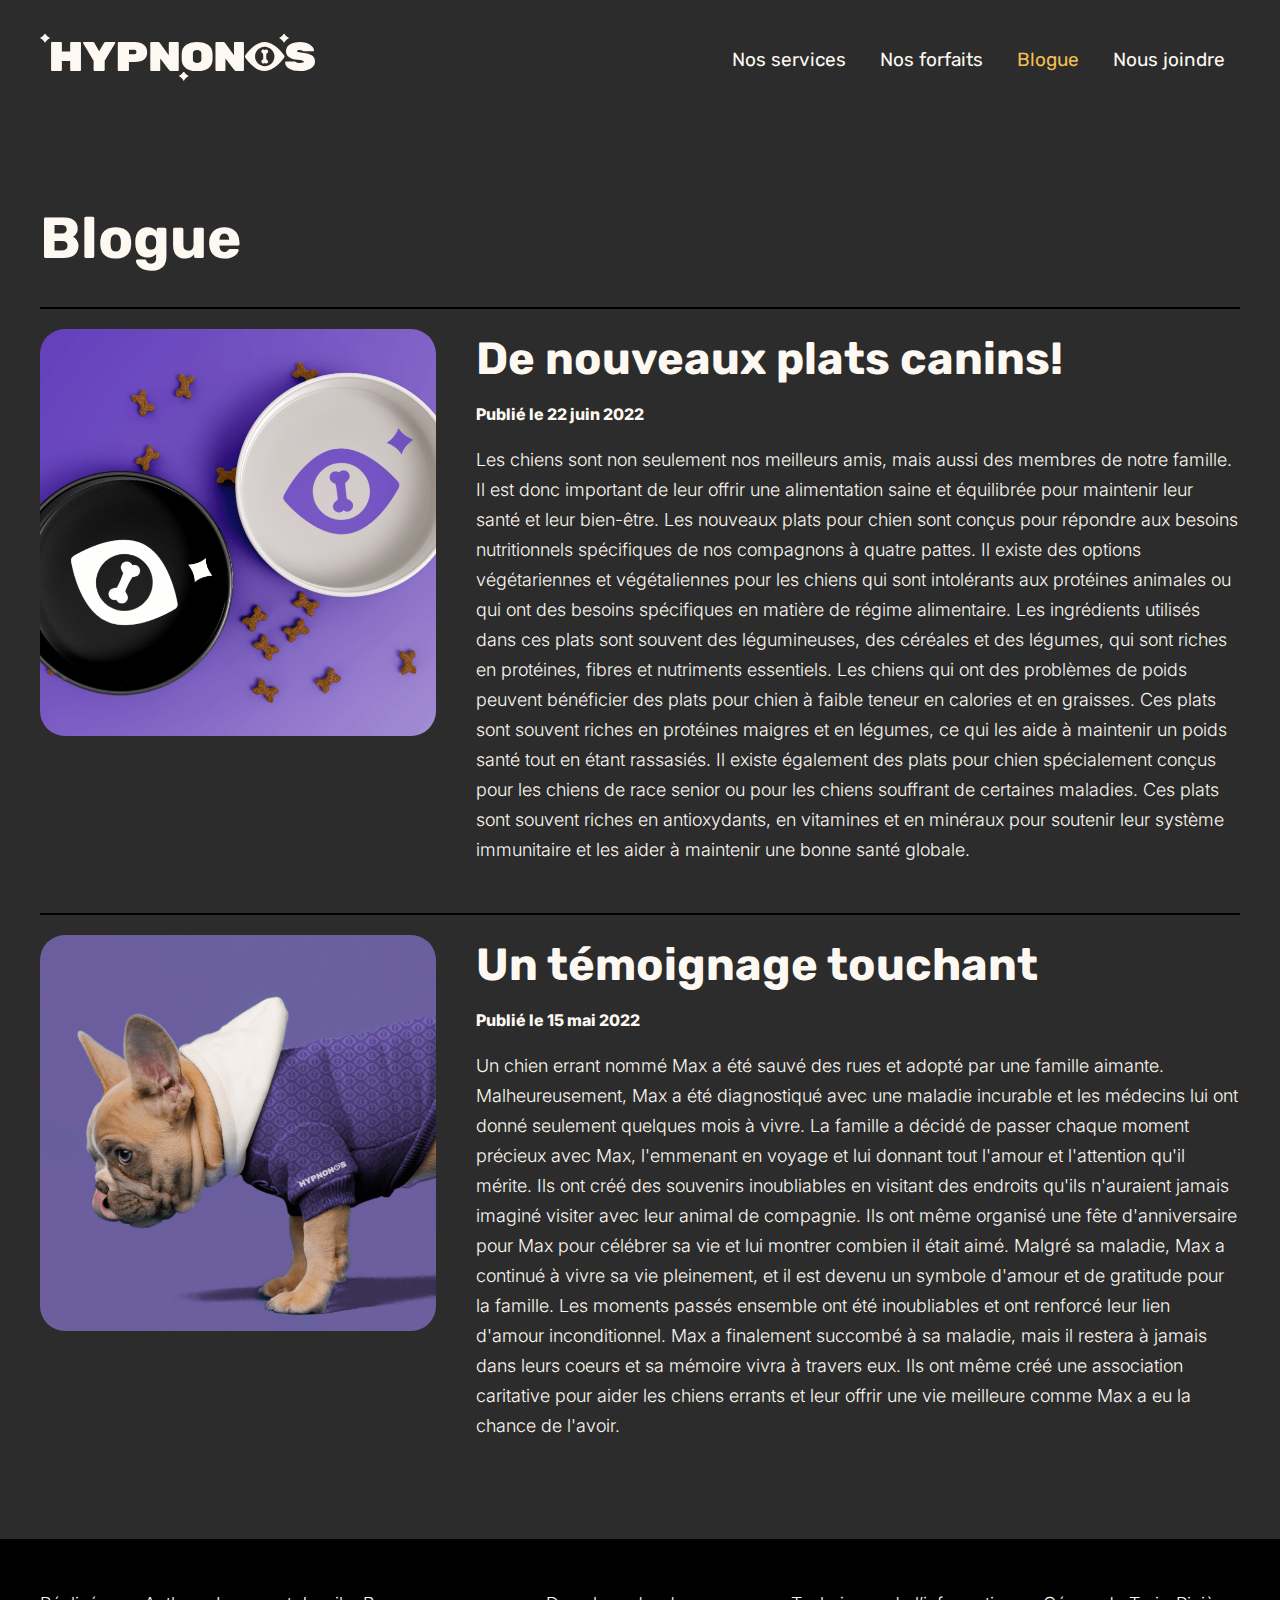
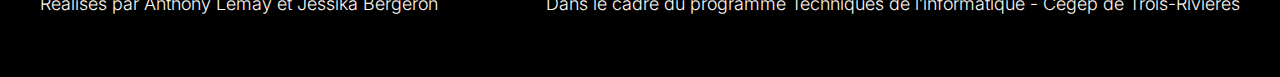
<file: blogue.html>
<!DOCTYPE html>
<html lang="fr">

<head>
  <meta charset="utf-8" />
  <title>Hypnonos - Hypnose canine</title>
  <meta http-equiv="X-UA-Compatible" content="IE=edge" />
  <meta name="description"
    content="Hypnonos est une entreprise de services de consultations privées pour les chiens domestiques souffrant de troubles psychiques ou étant en questionnement existentiel." />
  <meta name="viewport" content="width=device-width, initial-scale=1" />
  <link rel="stylesheet" href="css/normalize.css" />
  <link rel="stylesheet" href="css/styles.css" />
  <link rel="icon" href="img/favicon.png" />
  <link rel="preconnect" href="https://fonts.googleapis.com" />
  <link rel="preconnect" href="https://fonts.gstatic.com" crossorigin />
  <link
    href="https://fonts.googleapis.com/css2?family=Inter+Tight:ital@0;1&family=Rubik:ital,wght@0,700;1,700&display=swap"
    rel="stylesheet" />
  <style>
    @import url("https://fonts.googleapis.com/css2?family=Inter+Tight:ital@0;1&family=Rubik:ital,wght@0,700;1,700&display=swap");
  </style>
  <script src="js/index.js" defer></script>
</head>

<body>

  <!-- HEADER -->
  <header class="background-fonce">
    <div class="container">
      <div class="header__inner">
        <a class="logo" id="logo" href="index.html"><img src="img/logo.svg" alt="logo"></a>
        <nav id="main-nav">
          <ul>
            <li><a href="services.html" class="nav__link">Nos services</a></li>
            <li><a href="forfaits.html" class="nav__link">Nos forfaits</a></li>
            <li><a href="blogue.html" class="active">Blogue</a></li>
            <li><a href="joindre.html" class="nav__link">Nous joindre</a></li>
          </ul>
        </nav>
      </div>
    </div>
  </header>

  <main class="background-charcoal">
    <div class="container ">
      <h1>Blogue</h1>
      <div>
        <article class="top blog-spacer">
          <img src="../img/img-blogue-plat.png" alt="bol Hypnonos" class="img-blog" />
          <div class="soixante">
            <div>
              <h2>De nouveaux plats canins!</h2>
              <p class="bold">Publié <time datetime="2022-06-22T19:00">le 22 juin 2022</time></p>
              <p>
                Les chiens sont non seulement nos meilleurs amis, mais aussi des membres de notre famille. Il est donc
                important de leur offrir une alimentation saine et équilibrée pour maintenir leur santé et leur
                bien-être.
                Les nouveaux plats pour chien sont conçus pour répondre aux besoins nutritionnels spécifiques de nos
                compagnons à quatre pattes.

                Il existe des options végétariennes et végétaliennes pour les chiens qui sont intolérants aux protéines
                animales ou qui ont des besoins spécifiques en matière de régime alimentaire. Les ingrédients utilisés
                dans
                ces plats sont souvent des légumineuses, des céréales et des légumes, qui sont riches en protéines,
                fibres
                et nutriments essentiels.

                Les chiens qui ont des problèmes de poids peuvent bénéficier des plats pour chien à faible teneur en
                calories et en graisses. Ces plats sont souvent riches en protéines maigres et en légumes, ce qui les
                aide
                à
                maintenir un poids santé tout en étant rassasiés.

                Il existe également des plats pour chien spécialement conçus pour les chiens de race senior ou pour les
                chiens souffrant de certaines maladies. Ces plats sont souvent riches en antioxydants, en vitamines et
                en
                minéraux pour soutenir leur système immunitaire et les aider à maintenir une bonne santé globale.
              </p>
            </div>
          </div>
        </article>

        <article class="top blog-spacer">
          <img src="../img/img-blogue-temoignage.png" alt="chien avec gilet Hypnonos" class="img-blog" />
          <div class="soixante">
            <div>
              <h2>Un témoignage touchant</h2>
              <p class="bold">Publié <time datetime="2022-05-15T19:00">le 15 mai 2022</time></p>
              <p>
                Un chien errant nommé Max a été sauvé des rues et adopté par une famille aimante. Malheureusement, Max a
                été diagnostiqué avec une maladie incurable et les médecins lui ont donné seulement quelques mois à
                vivre. La famille a décidé de passer chaque moment précieux avec Max, l'emmenant en voyage et lui
                donnant tout l'amour et l'attention qu'il mérite. Ils ont créé des souvenirs inoubliables en visitant
                des endroits qu'ils n'auraient jamais imaginé visiter avec leur animal de compagnie. Ils ont même
                organisé une fête d'anniversaire pour Max pour célébrer sa vie et lui montrer combien il était aimé.
                Malgré sa maladie, Max a continué à vivre sa vie pleinement, et il est devenu un symbole d'amour et de
                gratitude pour la famille. Les moments passés ensemble ont été inoubliables et ont renforcé leur lien
                d'amour inconditionnel. Max a finalement succombé à sa maladie, mais il restera à jamais dans leurs
                coeurs et sa mémoire vivra à travers eux. Ils ont même créé une association caritative pour aider les
                chiens errants et leur offrir une vie meilleure comme Max a eu la chance de l'avoir.
              </p>
            </div>
          </div>
        </article>
      </div>
    </div>
  </main>

  <footer class="background-noir">
    <div class="container splitscreen">
      <p>Réalisé️s par Anthony Lemay et Jessika Bergeron</p>
      <p>
        Dans le cadre du programme Techniques de l’informatique - Cégep de
        Trois-Rivières
      </p>
    </div>
  </footer>
</body>

</html>
</file>
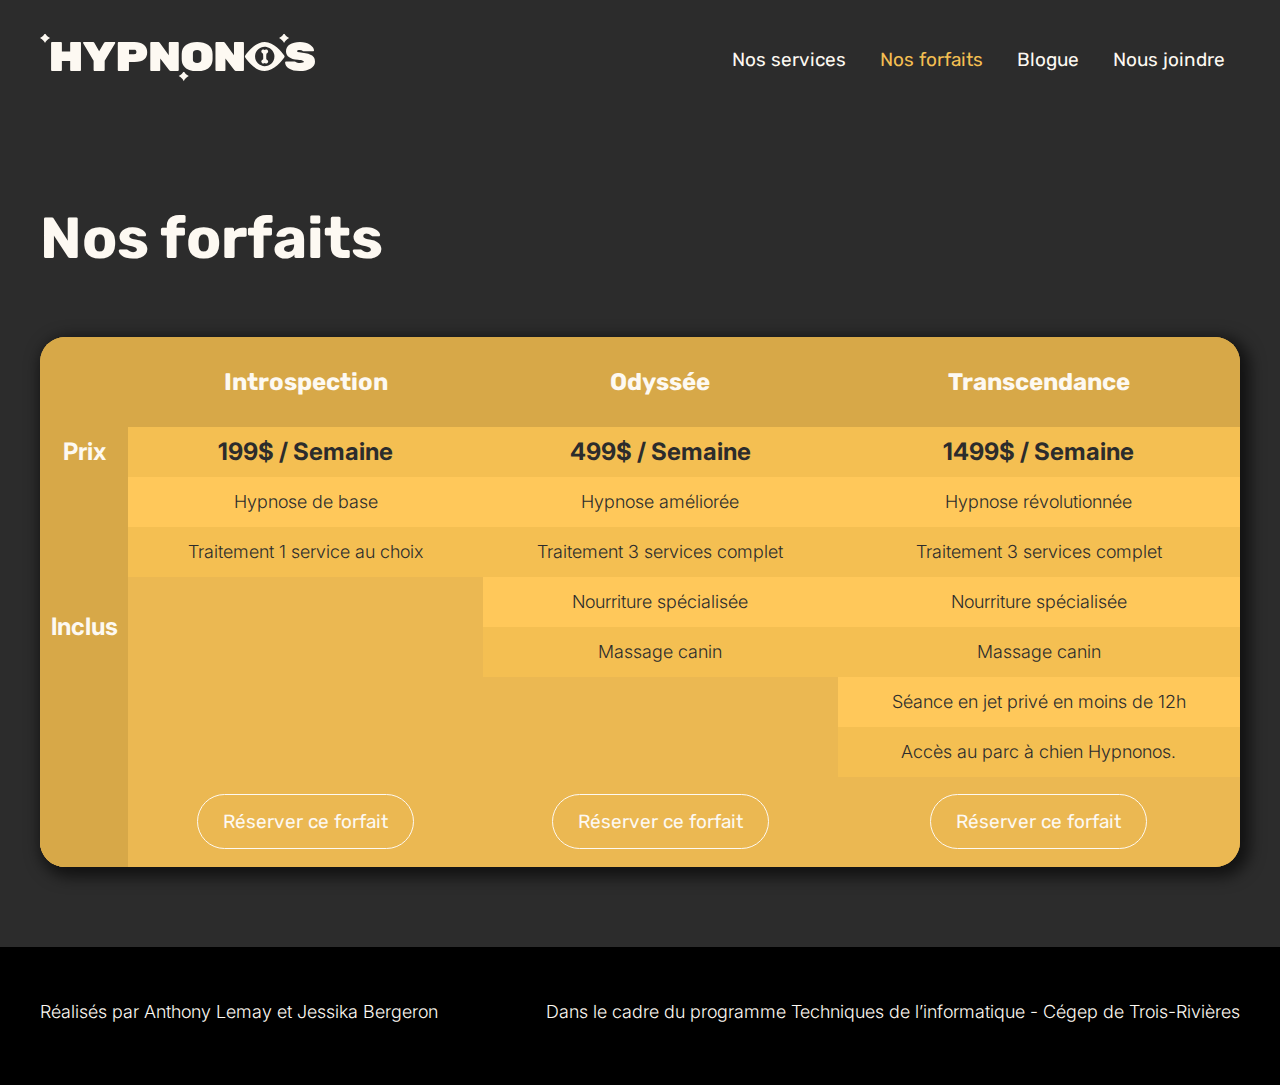
<file: forfaits.html>
<!DOCTYPE html>
<html lang="fr">

<head>
  <meta charset="utf-8" />
  <title>Hypnonos - Hypnose canine</title>
  <meta http-equiv="X-UA-Compatible" content="IE=edge" />
  <meta name="description"
    content="Hypnonos est une entreprise de services de consultations privées pour les chiens domestiques souffrant de troubles psychiques ou étant en questionnement existentiel." />
  <meta name="viewport" content="width=device-width, initial-scale=1" />
  <link rel="stylesheet" href="css/normalize.css" />
  <link rel="stylesheet" href="css/styles.css" />
  <link rel="icon" href="img/favicon.png" />
  <link rel="preconnect" href="https://fonts.googleapis.com" />
  <link rel="preconnect" href="https://fonts.gstatic.com" crossorigin />
  <link
    href="https://fonts.googleapis.com/css2?family=Inter+Tight:ital@0;1&family=Rubik:ital,wght@0,700;1,700&display=swap"
    rel="stylesheet" />
  <style>
    @import url("https://fonts.googleapis.com/css2?family=Inter+Tight:ital@0;1&family=Rubik:ital,wght@0,700;1,700&display=swap");
  </style>
  <script src="js/index.js" defer></script>
</head>

<body>
  <!-- HEADER -->
  <header class="background-fonce">
    <div class="container">
      <div class="header__inner">
        <a class="logo" id="logo" href="index.html"><img src="img/logo.svg" alt="logo" /></a>
        <nav id="main-nav">
          <ul>
            <li><a href="services.html" class="nav__link">Nos services</a></li>
            <li><a href="forfaits.html" class="active">Nos forfaits</a></li>
            <li><a href="blogue.html" class="nav__link">Blogue</a></li>
            <li><a href="joindre.html" class="nav__link">Nous joindre</a></li>
          </ul>
        </nav>
      </div>
    </div>
  </header>

  <main>
    <div class="background-charcoal">
      <div class="container">

        <h1>Nos forfaits</h1>
        <div class="spacer"></div>
        <div class="flex">
          <table class="flex-table">
            <thead>
              <tr>
                <th></th>
                <th>Introspection</th>
                <th>Odyssée</th>
                <th>Transcendance</th>
              </tr>
            </thead>
            <tbody>
              <tr>
                <th>Prix</th>
                <td>199$ / Semaine</td>
                <td>499$ / Semaine</td>
                <td>1499$ / Semaine</td>
              </tr>

              <tr>
                <th rowspan="6">Inclus</th>
                <td>Hypnose de base</td>
                <td>Hypnose améliorée</td>
                <td>Hypnose révolutionnée</td>
              </tr>
              <tr>
                <td>Traitement 1 service au choix</td>
                <td>Traitement 3 services complet</td>
                <td>Traitement 3 services complet</td>
              </tr>
              <tr>
                <td rowspan="4" class="fusionCell"></td>
                <td>Nourriture spécialisée</td>
                <td>Nourriture spécialisée</td>
              </tr>
              <tr>
                <td>Massage canin</td>
                <td>Massage canin</td>
              </tr>
              <tr>
                <td rowspan="2" class="fusionCell"></td>
                <td>Séance en jet privé en moins de 12h</td>
              </tr>
              <tr>
                <td>Accès au parc à chien Hypnonos.</td>
              </tr>
            </tbody>
            <tfoot>
              <tr>
                <th></th>
                <td><a class="btnRond" href="mailto:Info@hypnonos.com"> Réserver ce forfait </a></td>
                <td><a class="btnRond" href="mailto:Info@hypnonos.com"> Réserver ce forfait </a></td>
                <td><a class="btnRond" href="mailto:Info@hypnonos.com"> Réserver ce forfait </a></td>
              </tr>
            </tfoot>
          </table>
        </div>
      </div>
    </div>
  </main>

  <footer class="background-noir">
    <div class="container splitscreen">
      <p>Réalisé️s par Anthony Lemay et Jessika Bergeron</p>
      <p>
        Dans le cadre du programme Techniques de l’informatique - Cégep de
        Trois-Rivières
      </p>
    </div>
  </footer>
</body>

</html>
</file>
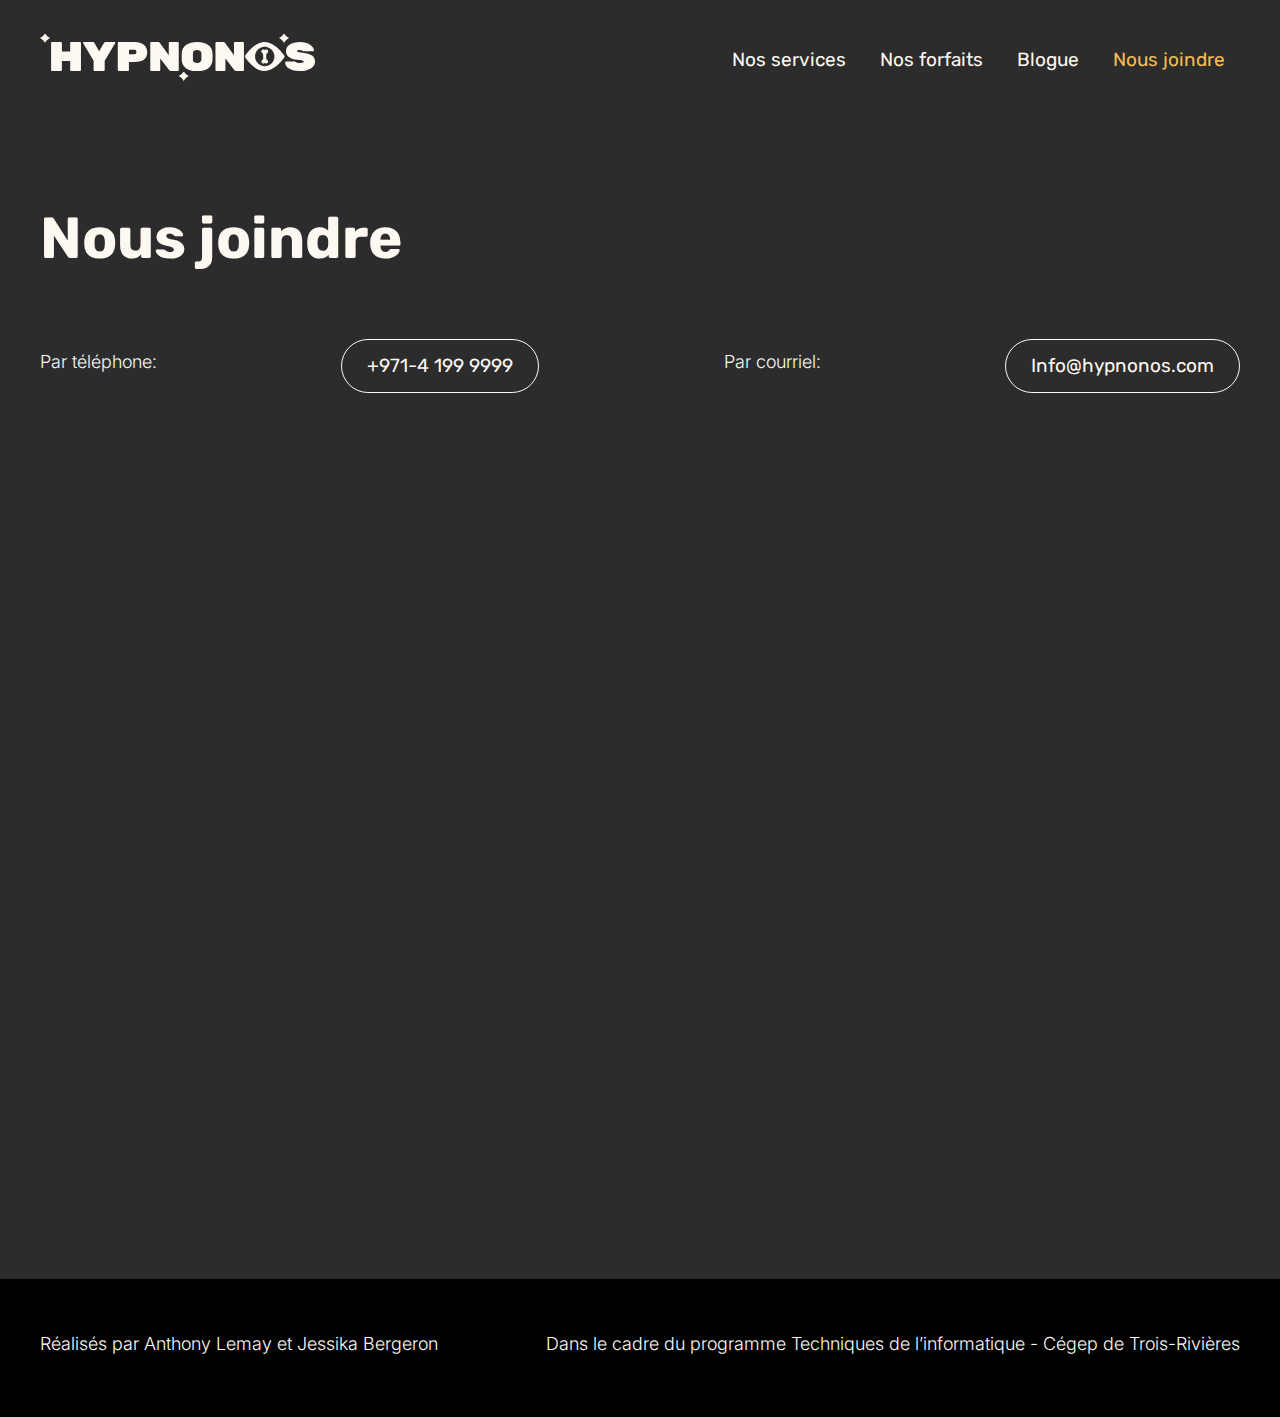
<file: joindre.html>
<!DOCTYPE html>
<html lang="fr">

<head>
  <meta charset="utf-8" />
  <title>Hypnonos - Hypnose canine</title>
  <meta http-equiv="X-UA-Compatible" content="IE=edge" />
  <meta name="description"
    content="Hypnonos est une entreprise de services de consultations privées pour les chiens domestiques souffrant de troubles psychiques ou étant en questionnement existentiel." />
  <meta name="viewport" content="width=device-width, initial-scale=1" />
  <link rel="stylesheet" href="css/normalize.css" />
  <link rel="stylesheet" href="css/styles.css" />
  <link rel="icon" href="img/favicon.png" />
  <link rel="preconnect" href="https://fonts.googleapis.com" />
  <link rel="preconnect" href="https://fonts.gstatic.com" crossorigin />
  <link
    href="https://fonts.googleapis.com/css2?family=Inter+Tight:ital@0;1&family=Rubik:ital,wght@0,700;1,700&display=swap"
    rel="stylesheet" />
  <style>
    @import url("https://fonts.googleapis.com/css2?family=Inter+Tight:ital@0;1&family=Rubik:ital,wght@0,700;1,700&display=swap");
  </style>
  <script src="js/index.js" defer></script>
</head>

<body>
  <!-- HEADER -->

  <header class="background-fonce">
    <div class="container">
      <div class="header__inner">
        <a class="logo" id="logo" href="index.html"><img src="img/logo.svg" alt="logo" /></a>
        <nav id="main-nav">
          <ul>
            <li><a href="services.html" class="nav__link">Nos services</a></li>
            <li><a href="forfaits.html" class="nav__link">Nos forfaits</a></li>
            <li><a href="blogue.html" class="nav__link">Blogue</a></li>
            <li><a href="joindre.html" class="active">Nous joindre</a></li>
          </ul>
        </nav>
      </div>
    </div>
  </header>

  <!-- VOICI LE BLOC 1 (hero)-->

  <main>
    <div class="background-charcoal">
      <div class="container">
        <h1>Nous joindre</h1>
        <div class="spacer"></div>
        <address>
          <div class="container splitscreen">
            <p>Par téléphone:</p>
            <a class="btnRond" href="tel:+97141999999"> +971-4 199 9999 </a>
            <p>Par courriel:</p>
            <a class="btnRond" href="mailto:Info@hypnonos.com"> Info@hypnonos.com </a>
          </div>
          <iframe class="map"
            src="https://www.google.com/maps/embed?pb=!1m18!1m12!1m3!1d57802.370502745696!2d55.176979040724085!3d25.1137688957559!2m3!1f0!2f0!3f0!3m2!1i1024!2i768!4f13.1!3m3!1m2!1s0x3e5f6a5521444459%3A0xaa1def0deb229c76!2sMadinat%20Jumeirah!5e0!3m2!1sfr!2sca!4v1673649430568!5m2!1sfr!2sca"
            width="600" height="450" style="border:0;" allowfullscreen="" loading="lazy"
            referrerpolicy="no-referrer-when-downgrade"></iframe>
        </address>
      </div>
    </div>
  </main>

    <footer class="background-noir">
      <div class="container splitscreen">
        <p>Réalisé️s par Anthony Lemay et Jessika Bergeron</p>
        <p>
          Dans le cadre du programme Techniques de l’informatique - Cégep de
          Trois-Rivières
        </p>
      </div>
    </footer>
</body>

</html>
</file>
<file: css/styles.css>
@import url("https://fonts.googleapis.com/css2?family=Inter:wght@100;200;300;400;500;600;700;800;900&family=Rubik:ital,wght@0,300;0,400;0,500;0,600;0,700;0,800;0,900;1,300;1,400;1,500;1,600;1,700;1,800;1,900&display=swap");

/* ------ Général ------ */

* {
  box-sizing: border-box;
}

.container {
  width: 100%;
  max-width: 1200px;
  margin: 0 auto;
}

.background-fonce {
  background-color: #2c2c2c;
}

/* ------ Typographie ------ */

h1 {
  font-family: "Rubik";
  font-style: normal;
  font-weight: 700;
  font-size: 58px;
  line-height: 77px;
  color: #fdf9f2;
  margin-top: 0px;
  margin-bottom: 0px;
}

h2 {
  font-family: "Rubik";
  font-style: normal;
  font-weight: 700;
  font-size: 45px;
  line-height: 60px;
  color: #fdf9f2;
  margin-bottom: 10px;
  margin-top: 0px;
}

h3 {
  font-family: "Rubik";
  font-style: normal;
  font-weight: 700;
  font-size: 32px;
  line-height: 38px;
  margin: 16px auto;
  color: #fdf9f2;
}

h4 {
  font-family: "Rubik";
  font-style: normal;
  font-weight: 700;
  font-size: 24px;
  line-height: 28px;
  color: #fdf9f2;
}

h5 {
  font-family: "Rubik";
  font-style: normal;
  font-weight: 700;
  font-size: 20px;
  line-height: 24px;
  color: #fdf9f2;
}

/* style ci-dessous pour la page services>douleurs afin de revenir à la liste de services. */
h4 a {
  text-decoration: underline;
  font-size: 16px;
  color: #fdf9f2;
}

p {
  font-family: "inter";
  font-style: normal;
  font-weight: 300;
  font-size: 18px;
  line-height: 30px;
  color: #fdf9f2;
  margin-top: 10px;
}

/* ------ Bouton ------ */

.btnRond {
  color: #fdf9f2;
  font-family: "Rubik";
  font-style: normal;
  font-weight: 400;
  font-size: 19px;
  padding: 15px 25px;
  border: 1px solid #fdf9f2;
  border-radius: 30px;
  text-decoration: none;
}

.btnRond:hover {
  color: #2c2c2c;
  background-color: #fdf9f2;
}

/* ------ Header ------ */

header {
  padding: 20px 0;
}

nav li {
  display: inline-block;
}

.header__inner {
  display: flex;
  justify-content: space-between;
  align-items: center;
  height: 80px;
  position: relative;
  z-index: 100;
}

.logo,
h1 {
  margin: 0;
  padding: 0;
}

.flex {
  display: flex;
}

.flex-main {
  width: 65%;
}

.flex-main .flex {
  flex-direction: column;
  justify-content: space-between;
}

.flex-spacer {
  width: 5%;
}

.flex-aside {
  width: 30%;
  flex-direction: column;
  justify-content: space-between;
}

.flex-table {
  background-color: #F4BF52;
  border-radius: 25px;
  width: 100%;
  border-collapse: collapse;
  border-spacing: 0;
  overflow: hidden;
  justify-content: center;
  align-items: center;
  box-shadow: 5px 5px 15px 5px rgba(0, 0, 0, 0.60);
}

tbody>:nth-child(1) {
  font-weight: 700;
  font-size: 24px;
}

tbody>:nth-child(2),
tbody>:nth-child(4),
tbody>:nth-child(6) {
  background-color: #ffc85a;
}

tfoot>:nth-child(1) {
  background-color: #ebb852;
}

td {
  padding: 10px;
  align-items: center;
  justify-content: center;
}

.fusionCell {
  background-color: #ebb852;
}

tfoot td {
  padding: 30px;
}

tbody th,
tfoot th {
  background-color: #d7a848;
}

thead th {
  padding: 30px;
  background-color: #d7a848;
}

table {
  font-family: "inter";
  font-style: normal;
  font-weight: 300;
  font-size: 18px;
  line-height: 30px;
  color: #2C2C2C;
  text-align: center;
}

tbody th {
  font-weight: 700;
  font-size: 24px;
  color: #fdf9f2;
}

thead th {
  font-family: "Rubik";
  font-style: normal;
  font-weight: 700;
  font-size: 24px;
  line-height: 30px;
  color: #fdf9f2;
  text-align: center;
}


.nav__link {
  position: relative;
  margin: 0 15px;
  text-decoration: none;
  transition: color 0.2s linear;
  font-family: "Rubik";
  font-style: normal;
  font-weight: 400;
  font-size: 19px;
  line-height: 24px;
  color: #fdf9f2;
  text-align: right;
}

.nav__link:after {
  content: "";
  display: block;
  width: 0;
  height: 3px;
  background-color: #fdf9f2;
  position: absolute;
  bottom: -8px;
  left: 0;
  transition: all 0.2s linear;
}

.nav__link:hover:after {
  width: 100%;
}

.active {
  position: relative;
  margin: 0 15px;
  text-decoration: none;
  transition: color 0.2s linear;
  font-family: "Rubik";
  font-style: normal;
  font-weight: 400;
  font-size: 19px;
  line-height: 24px;
  text-align: right;
  color: #F4BF52;
}


/* ------ Hero ------ */

.big-image {
  height: 100vh;
  width: 100vw;
  background-position: center;
  background-repeat: no-repeat;
  background-size: cover;
  position: relative;
  background-image: url("../img/hero.png");
  background-attachment: fixed;
}

.overlay {
  position: absolute;
  height: 100%;
  width: 100%;
  top: 0;
  left: 0;
  background: rgba(0, 0, 0, 0.15);
  display: flex;
  align-items: center;
  justify-content: center;
  flex-direction: column;
}

.hero-text {
  display: flex;
  flex-direction: column;
  align-items: center;
  justify-content: center;
}

/* ------ Bloc Vidéo ------ */

.background-charcoal {
  background-color: #2c2c2c;
  padding-top: 80px;
  padding-bottom: 80px;
}

.splitscreen {
  display: flex;
  justify-content: space-between;
  align-items: center;
}

video {
  margin-left: 40px;
  border-radius: 25px;
  pointer-events: none;
}

/* ------ Footer ------ */
.background-noir {
  background-color: #000000;
  padding-top: 40px;
  padding-bottom: 40px;
}

/* nouveau code après le push sur github page nous joindre*/

.map {
  height: 800px;
  width: 100%;
  padding-top: 60px;
}

/*page services */

.services-header {
  background-color: #2c2c2c;
}

.spacer {
  margin-top: 60px;
}

.card-flex {
  display: flex;
  justify-content: center;
  align-items: center;
  flex-wrap: nowrap;
}

.service-card {

  width: 380px;
  height: 580px;
  margin: 0 auto;
  padding: 20px 20px;
  border-radius: 25px;
  justify-content: space-around;
  flex-direction: column;
  text-align: center;
  align-items: center;
  background-color: #2C2C2C;
  border: 1px solid #000000;
  box-shadow: 5px 5px 15px 5px rgba(0, 0, 0, 0.60);
}

.service-card-image {
  width: 341px;
  height: 250px;
  border-radius: 25px;
}

.service-card-simplified {
  text-align: center;
  align-items: center;
  margin: auto;
  padding: 20px 20px;
  border-radius: 25px;
  flex-direction: column;
  justify-content: space-between;
  background-color: #2C2C2C;
  border: 1px solid #000000;
  box-shadow: 5px 5px 15px 5px rgba(0, 0, 0, 0.60);
}

.service-card-image-simplified {
  width: 100%;
  border-radius: 25px;


}

.page-banner-image {
  width: 100%;
  border-radius: 25px;
}

.p-small {
  font-size: 12pt;
  font-weight: 100;
  line-height: 14pt;
}

.testimony-card {
  width: 250px;
  text-align: center;
  margin: 0 auto;
  padding: 20px 20px;
  border-radius: 25px;
}

.testimony-card-image {
  border-radius: 80px;
  width: 160px;
  height: 160px;
}

.card-flex h4 {
  margin-bottom: 0;
}

/*---------------*/

.overlay {
  position: absolute;
  height: 100%;
  width: 100%;
  top: 0;
  left: 0;
  background: rgba(0, 0, 0, 0.25);
  display: flex;
  align-items: center;
  justify-content: center;
  flex-direction: column;
}

.hero-text {
  display: flex;
  flex-direction: column;
  align-items: center;
  justify-content: center;
}

/* ------ Bloc Vidéo ------ */

.background-charcoal {
  background-color: #2c2c2c;
  padding-top: 80px;
  padding-bottom: 80px;
}

.splitscreen {
  display: flex;
  justify-content: space-between;
  align-items: center;
}

video {
  margin-left: 40px;
  border-radius: 25px;
  pointer-events: none;
}

/* ------ Footer ------ */
.background-noir {
  background-color: #000000;
  padding-top: 40px;
  padding-bottom: 40px;
}

/* ------ Blogue ------ */

.img-blog {
  margin-right: 40px;
  border-radius: 25px;
  width: 33%;
}

.top {
  display: flex;
  align-items: flex-start
}

.bold {
  font-weight: 800;
  font-size: 12pt;
}

.blog-spacer {
  margin-top: 30px;
  border-top: 2px solid #000000;
  padding-top: 20px;
}

.soixante {
  width: 66%;
}
</file>
